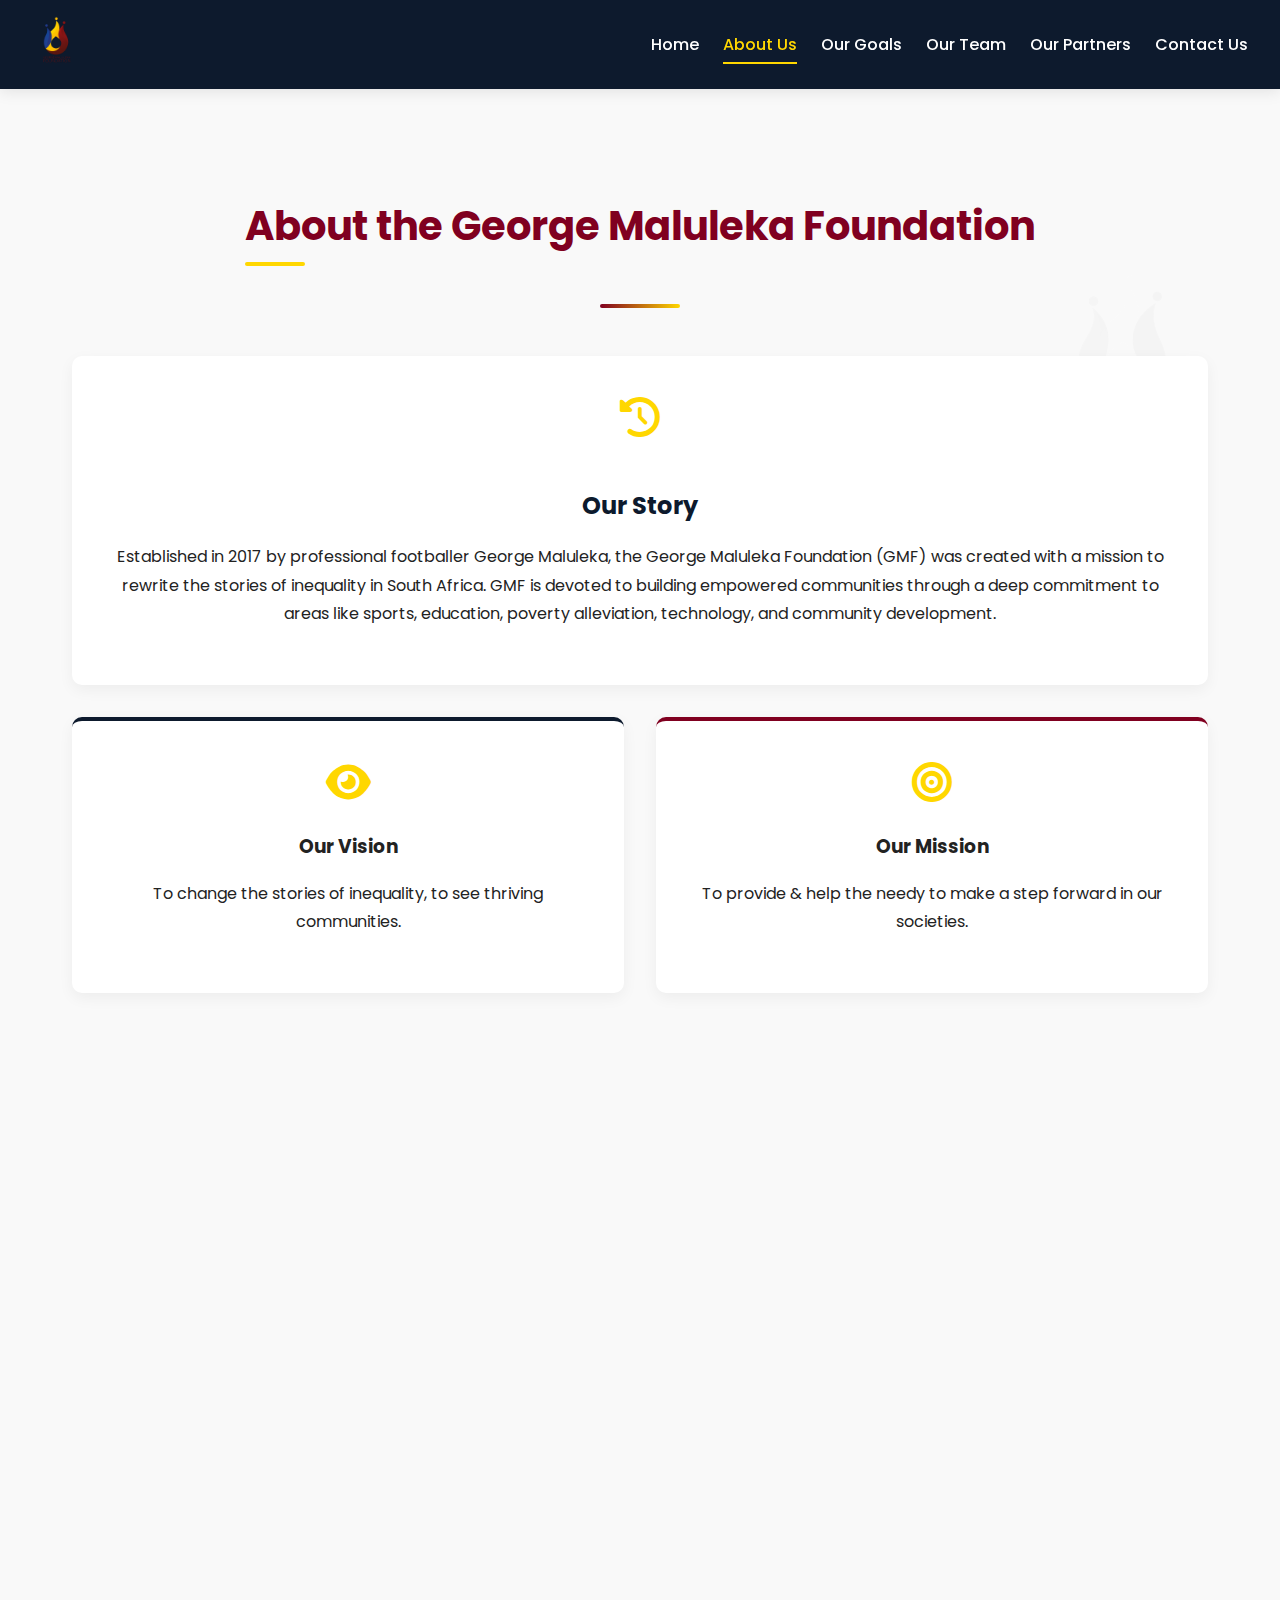
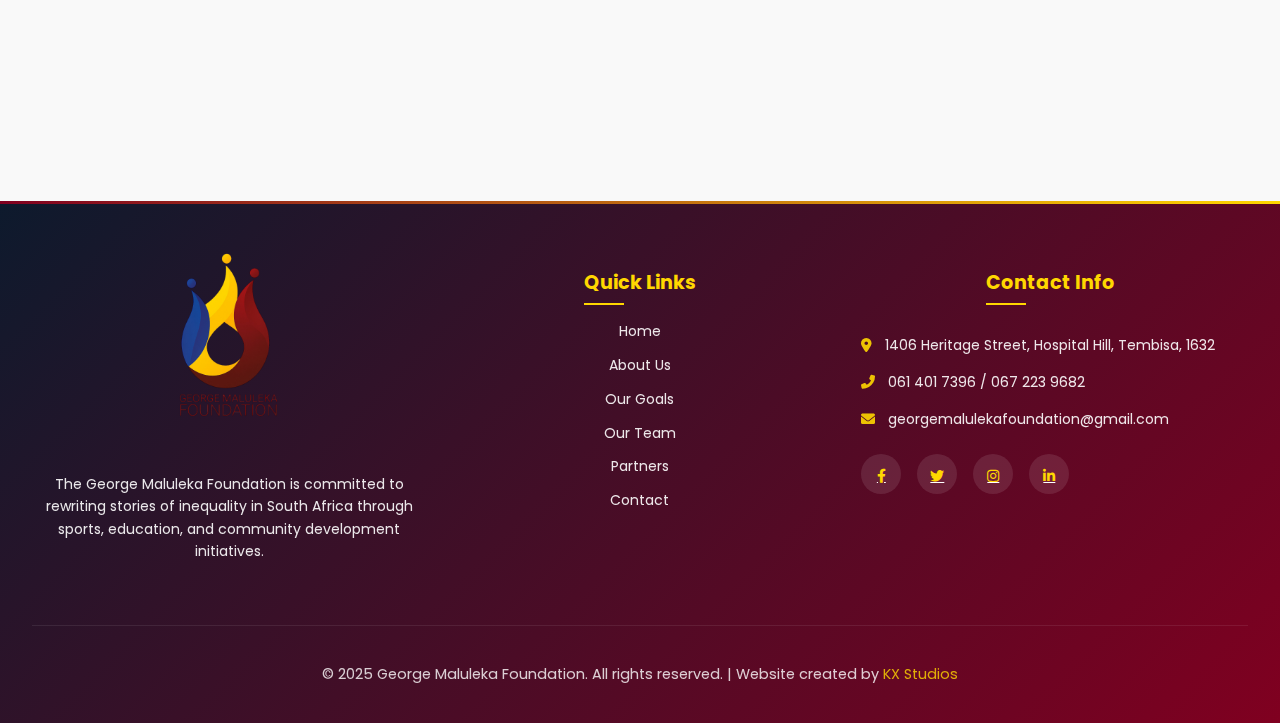
<file: about.html>
<!DOCTYPE html>
<html lang="en">
<head>
  <meta charset="UTF-8">
  <meta name="viewport" content="width=device-width, initial-scale=1.0">
  <title>About Us | George Maluleka Foundation</title>
  <link rel="stylesheet" href="assets/css/styles.css">
  <link rel="icon" href="assets/logo.png" type="image/png">
  <link href="https://fonts.googleapis.com/css2?family=Poppins:wght@300;500;700&display=swap" rel="stylesheet">
  <link rel="stylesheet" href="https://cdnjs.cloudflare.com/ajax/libs/font-awesome/6.0.0-beta3/css/all.min.css">
</head>
<body>
  <header class="main-header">
    <div class="logo">
      <img src="assets/logo.png" alt="GMF Logo">
    </div>
    <nav>
      <ul class="nav-links">
        <li><a href="index.html">Home</a></li>
        <li><a href="about.html" class="active">About Us</a></li>
        <li><a href="goals.html">Our Goals</a></li>
        <li><a href="team.html">Our Team</a></li>
        <li><a href="partners.html">Our Partners</a></li>
        <li><a href="contact.html">Contact Us</a></li>
      </ul>
    </nav>
  </header>

  <main class="section">
    <div class="about-header fade-in">
      <h1>About the George Maluleka Foundation</h1>
      <div class="header-decoration"></div>
    </div>

    <div class="about-content">
      <div class="about-card fade-in delay-1">
        <div class="card-icon">
          <i class="fas fa-history"></i>
        </div>
        <h2>Our Story</h2>
        <p>Established in 2017 by professional footballer George Maluleka, the George Maluleka Foundation (GMF) was created with a mission to rewrite the stories of inequality in South Africa. GMF is devoted to building empowered communities through a deep commitment to areas like sports, education, poverty alleviation, technology, and community development.</p>
      </div>

      <div class="about-grid">
        <div class="vision-card fade-in delay-2">
          <div class="card-icon">
            <i class="fas fa-eye"></i>
          </div>
          <h3>Our Vision</h3>
          <p>To change the stories of inequality, to see thriving communities.</p>
        </div>

        <div class="mission-card fade-in delay-3">
          <div class="card-icon">
            <i class="fas fa-bullseye"></i>
          </div>
          <h3>Our Mission</h3>
          <p>To provide & help the needy to make a step forward in our societies.</p>
        </div>
      </div>

      <div class="pillars-section fade-in">
        <h2>Our Pillars</h2>
        <div class="pillars-grid">
          <div class="pillar-card">
            <i class="fas fa-wheelchair"></i>
            <h4>Disabilities</h4>
            <p>Creating inclusive opportunities for all abilities</p>
          </div>
          <div class="pillar-card">
            <i class="fas fa-graduation-cap"></i>
            <h4>Education</h4>
            <p>Empowering through knowledge and skills</p>
          </div>
          <div class="pillar-card">
            <i class="fas fa-futbol"></i>
            <h4>Sport</h4>
            <p>Developing talent and promoting healthy lifestyles</p>
          </div>
          <div class="pillar-card">
            <i class="fas fa-hands-helping"></i>
            <h4>Poverty</h4>
            <p>Alleviating hardship through sustainable solutions</p>
          </div>
          <div class="pillar-card">
            <i class="fas fa-laptop-code"></i>
            <h4>Technology</h4>
            <p>Bridging the digital divide in communities</p>
          </div>
          <div class="pillar-card">
            <i class="fas fa-people-carry"></i>
            <h4>Community Development</h4>
            <p>Building stronger, more resilient neighborhoods</p>
          </div>
        </div>
      </div>
    </div>
    <img src="assets/logo.png" alt="GMF Watermark" class="page-watermark" style="right:5%; top:30%; width:180px; transform:rotate(5deg);">
  </main>

<footer>
  <div class="footer-container">
    <div class="footer-about">
      <img src="assets/logo.png" alt="GMF Logo" class="footer-logo">
      <p>The George Maluleka Foundation is committed to rewriting stories of inequality in South Africa through sports, education, and community development initiatives.</p>
    </div>
    
    <div class="footer-links">
      <h3>Quick Links</h3>
      <ul>
        <li><a href="index.html">Home</a></li>
        <li><a href="about.html">About Us</a></li>
        <li><a href="goals.html">Our Goals</a></li>
        <li><a href="team.html">Our Team</a></li>
        <li><a href="partners.html">Partners</a></li>
        <li><a href="contact.html">Contact</a></li>
      </ul>
    </div>
    
    <div class="footer-contact">
      <h3>Contact Info</h3>
      <p><i class="fas fa-map-marker-alt"></i> 1406 Heritage Street, Hospital Hill, Tembisa, 1632</p>
      <p><i class="fas fa-phone-alt"></i> 061 401 7396 / 067 223 9682</p>
      <p><i class="fas fa-envelope"></i> georgemalulekafoundation@gmail.com</p>
      
      <div class="footer-social">
        <a href="#"><i class="fab fa-facebook-f"></i></a>
        <a href="#"><i class="fab fa-twitter"></i></a>
        <a href="#"><i class="fab fa-instagram"></i></a>
        <a href="#"><i class="fab fa-linkedin-in"></i></a>
      </div>
    </div>
  </div>
  
  <div class="footer-bottom">
    <p>&copy; 2025 George Maluleka Foundation. All rights reserved. | Website created by <a href="https://kxstudios.com" target="_blank">KX Studios</a></p>
  </div>
  
  <!-- Logo watermarks -->
  <img src="assets/logo.png" alt="GMF Watermark" class="logo-watermark watermark-1">
  <img src="assets/logo.png" alt="GMF Watermark" class="logo-watermark watermark-2">
</footer>

  <script src="assets/js/script.js"></script>
</body>
</html>
</file>
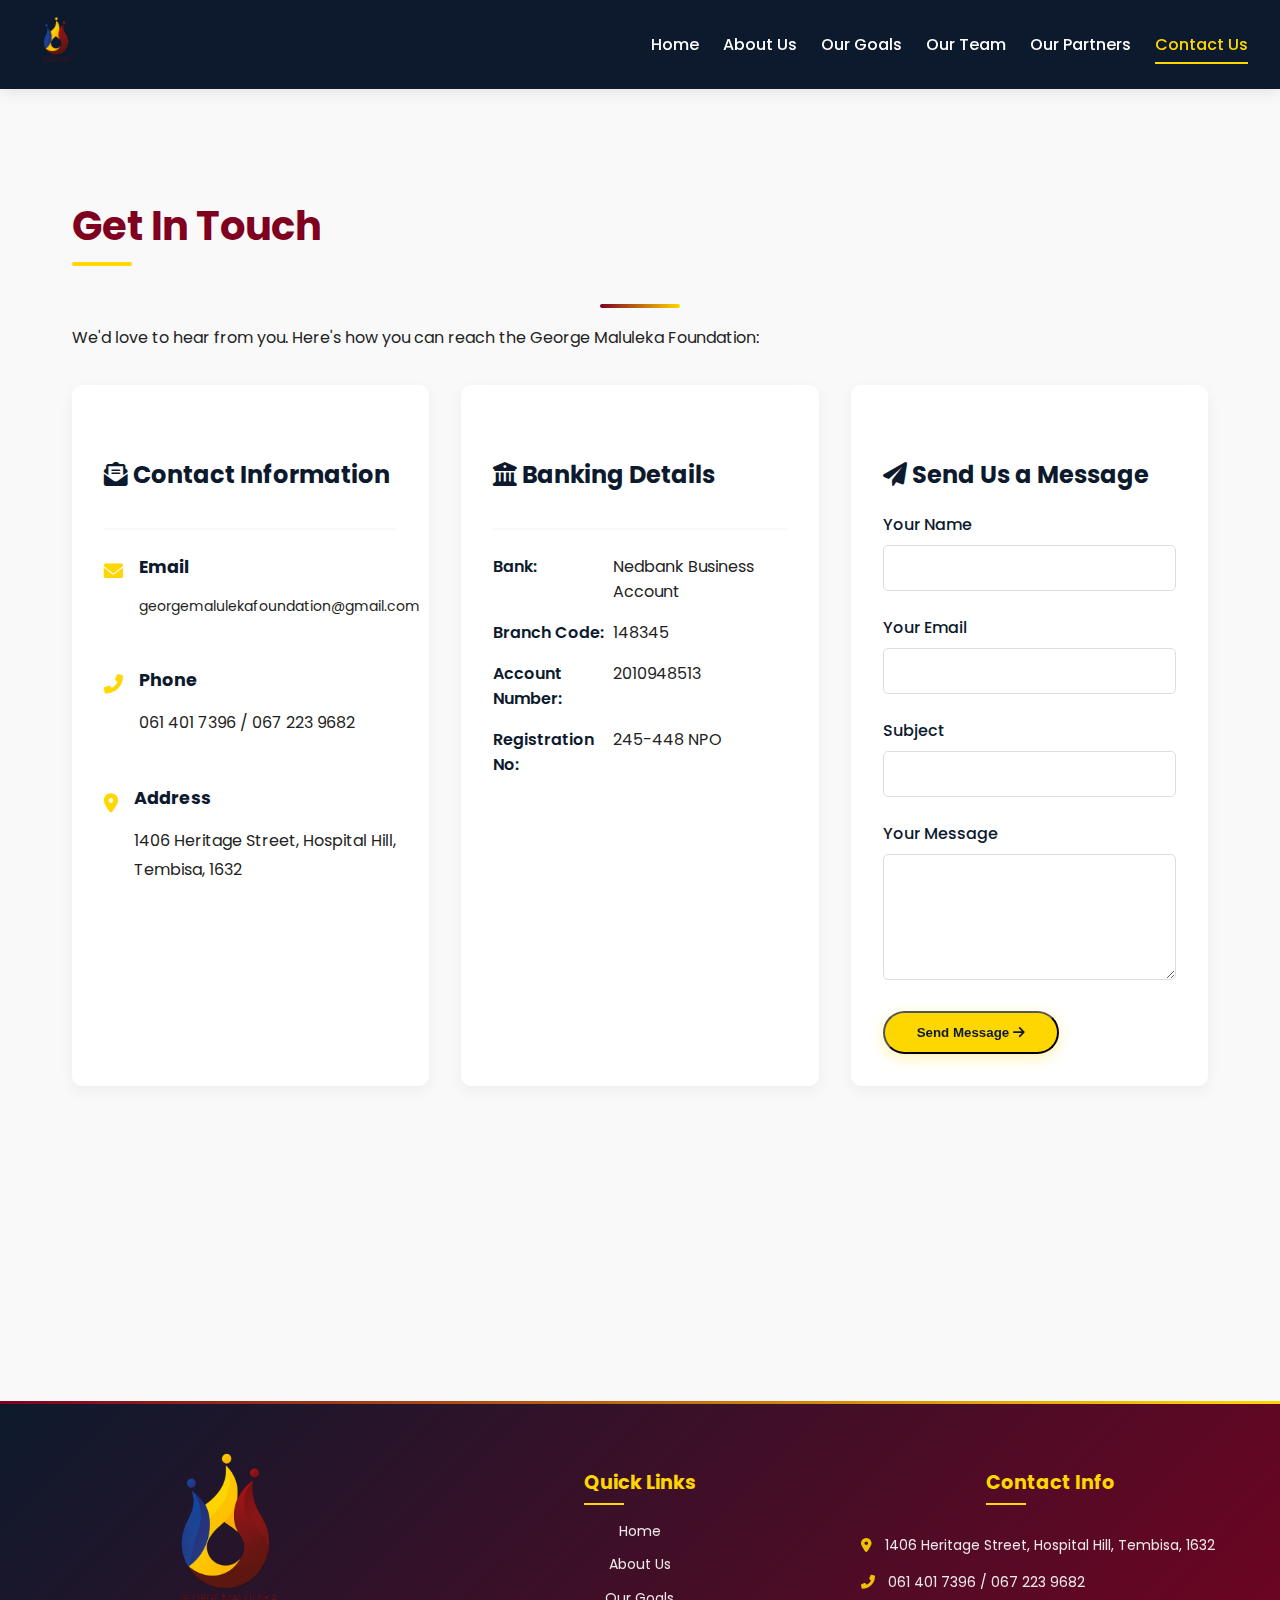
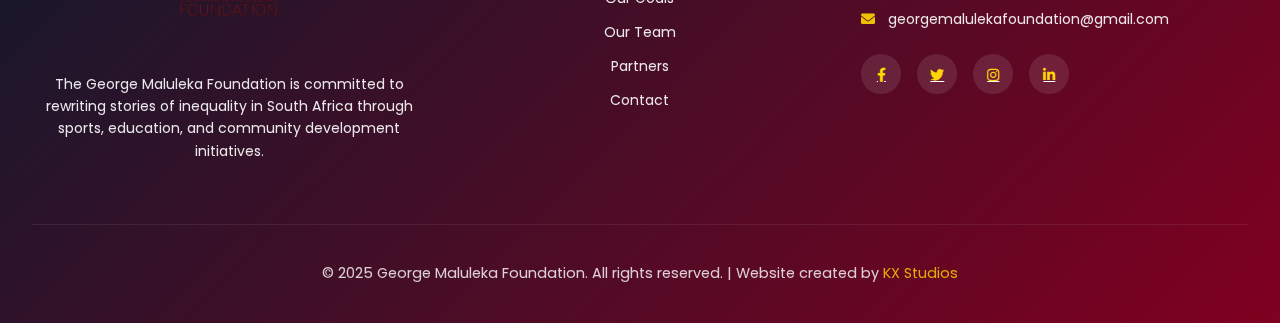
<file: contact.html>
<!DOCTYPE html>
<html lang="en">
<head>
  <meta charset="UTF-8">
  <meta name="viewport" content="width=device-width, initial-scale=1.0">
  <title>Contact Us | George Maluleka Foundation</title>
  <link rel="stylesheet" href="assets/css/styles.css">
  <link rel="icon" href="assets/logo.png" type="image/png">
  <link href="https://fonts.googleapis.com/css2?family=Poppins:wght@300;500;700&display=swap" rel="stylesheet">
  <link rel="stylesheet" href="https://cdnjs.cloudflare.com/ajax/libs/font-awesome/6.0.0-beta3/css/all.min.css">
</head>
<body>
  <header class="main-header">
    <div class="logo">
      <img src="assets/logo.png" alt="GMF Logo">
    </div>
    <nav>
      <ul class="nav-links">
        <li><a href="index.html">Home</a></li>
        <li><a href="about.html">About Us</a></li>
        <li><a href="goals.html">Our Goals</a></li>
        <li><a href="team.html">Our Team</a></li>
        <li><a href="partners.html">Our Partners</a></li>
        <li><a href="contact.html" class="active">Contact Us</a></li>
      </ul>
    </nav>
  </header>

  <main class="section">
    <div class="contact-header fade-in">
      <h1>Get In Touch</h1>
      <div class="header-decoration"></div>
      <p class="subtitle">We'd love to hear from you. Here's how you can reach the George Maluleka Foundation:</p>
    </div>

    <div class="contact-container">
      <div class="contact-info-card fade-in delay-1">
        <div class="contact-info-header">
          <h2><i class="fas fa-envelope-open-text"></i> Contact Information</h2>
        </div>
        <div class="contact-details">
          <div class="contact-item">
            <div class="contact-icon">
              <i class="fas fa-envelope"></i>
            </div>
            <div class="contact-text">
              <h3>Email</h3>
              <p style="font-size: 14px;">georgemalulekafoundation@gmail.com</p>
            </div>
          </div>
          <div class="contact-item">
            <div class="contact-icon">
              <i class="fas fa-phone-alt"></i>
            </div>
            <div class="contact-text">
              <h3>Phone</h3>
              <p>061 401 7396 / 067 223 9682</p>
            </div>
          </div>
          <div class="contact-item">
            <div class="contact-icon">
              <i class="fas fa-map-marker-alt"></i>
            </div>
            <div class="contact-text">
              <h3>Address</h3>
              <p>1406 Heritage Street, Hospital Hill, Tembisa, 1632</p>
            </div>
          </div>
        </div>
      </div>

      <div class="banking-details-card fade-in delay-2">
        <div class="banking-header">
          <h2><i class="fas fa-university"></i> Banking Details</h2>
        </div>
        <div class="banking-details">
          <div class="detail-item">
            <span class="detail-label">Bank:</span>
            <span class="detail-value">Nedbank Business Account</span>
          </div>
          <div class="detail-item">
            <span class="detail-label">Branch Code:</span>
            <span class="detail-value">148345</span>
          </div>
          <div class="detail-item">
            <span class="detail-label">Account Number:</span>
            <span class="detail-value">2010948513</span>
          </div>
          <div class="detail-item">
            <span class="detail-label">Registration No:</span>
            <span class="detail-value">245-448 NPO</span>
          </div>
        </div>
      </div>

      <div class="contact-form-card fade-in delay-3">
        <h2><i class="fas fa-paper-plane"></i> Send Us a Message</h2>
        <form id="contactForm">
          <div class="form-group">
            <label for="name">Your Name</label>
            <input type="text" id="name" name="name" required>
          </div>
          <div class="form-group">
            <label for="email">Your Email</label>
            <input type="email" id="email" name="email" required>
          </div>
          <div class="form-group">
            <label for="subject">Subject</label>
            <input type="text" id="subject" name="subject" required>
          </div>
          <div class="form-group">
            <label for="message">Your Message</label>
            <textarea id="message" name="message" rows="5" required></textarea>
          </div>
          <button type="submit" class="btn-primary">Send Message <i class="fas fa-arrow-right"></i></button>
        </form>
      </div>

      <div class="social-media-card fade-in">
        <h2><i class="fas fa-share-alt"></i> Connect With Us</h2>
        <div class="social-links">
          <a href="#" class="social-link facebook">
            <i class="fab fa-facebook-f"></i>
          </a>
          <a href="#" class="social-link twitter">
            <i class="fab fa-twitter"></i>
          </a>
          <a href="#" class="social-link instagram">
            <i class="fab fa-instagram"></i>
          </a>
          <a href="#" class="social-link linkedin">
            <i class="fab fa-linkedin-in"></i>
          </a>
        </div>
      </div>
    </div>
    <img src="assets/logo.png" alt="GMF Watermark" class="page-watermark" style="left:5%; top:50%; width:140px; transform:rotate(-8deg);">
  </main>

<footer>
  <div class="footer-container">
    <div class="footer-about">
      <img src="assets/logo.png" alt="GMF Logo" class="footer-logo">
      <p>The George Maluleka Foundation is committed to rewriting stories of inequality in South Africa through sports, education, and community development initiatives.</p>
    </div>
    
    <div class="footer-links">
      <h3>Quick Links</h3>
      <ul>
        <li><a href="index.html">Home</a></li>
        <li><a href="about.html">About Us</a></li>
        <li><a href="goals.html">Our Goals</a></li>
        <li><a href="team.html">Our Team</a></li>
        <li><a href="partners.html">Partners</a></li>
        <li><a href="contact.html">Contact</a></li>
      </ul>
    </div>
    
    <div class="footer-contact">
      <h3>Contact Info</h3>
      <p><i class="fas fa-map-marker-alt"></i> 1406 Heritage Street, Hospital Hill, Tembisa, 1632</p>
      <p><i class="fas fa-phone-alt"></i> 061 401 7396 / 067 223 9682</p>
      <p><i class="fas fa-envelope"></i> georgemalulekafoundation@gmail.com</p>
      
      <div class="footer-social">
        <a href="#"><i class="fab fa-facebook-f"></i></a>
        <a href="#"><i class="fab fa-twitter"></i></a>
        <a href="#"><i class="fab fa-instagram"></i></a>
        <a href="#"><i class="fab fa-linkedin-in"></i></a>
      </div>
    </div>
  </div>
  
  <div class="footer-bottom">
    <p>&copy; 2025 George Maluleka Foundation. All rights reserved. | Website created by <a href="https://kxstudios.com" target="_blank">KX Studios</a></p>
  </div>
  
  <!-- Logo watermarks -->
  <img src="assets/logo.png" alt="GMF Watermark" class="logo-watermark watermark-1">
  <img src="assets/logo.png" alt="GMF Watermark" class="logo-watermark watermark-2">
</footer>

  <script src="assets/js/script.js"></script>
</body>
</html>
</file>
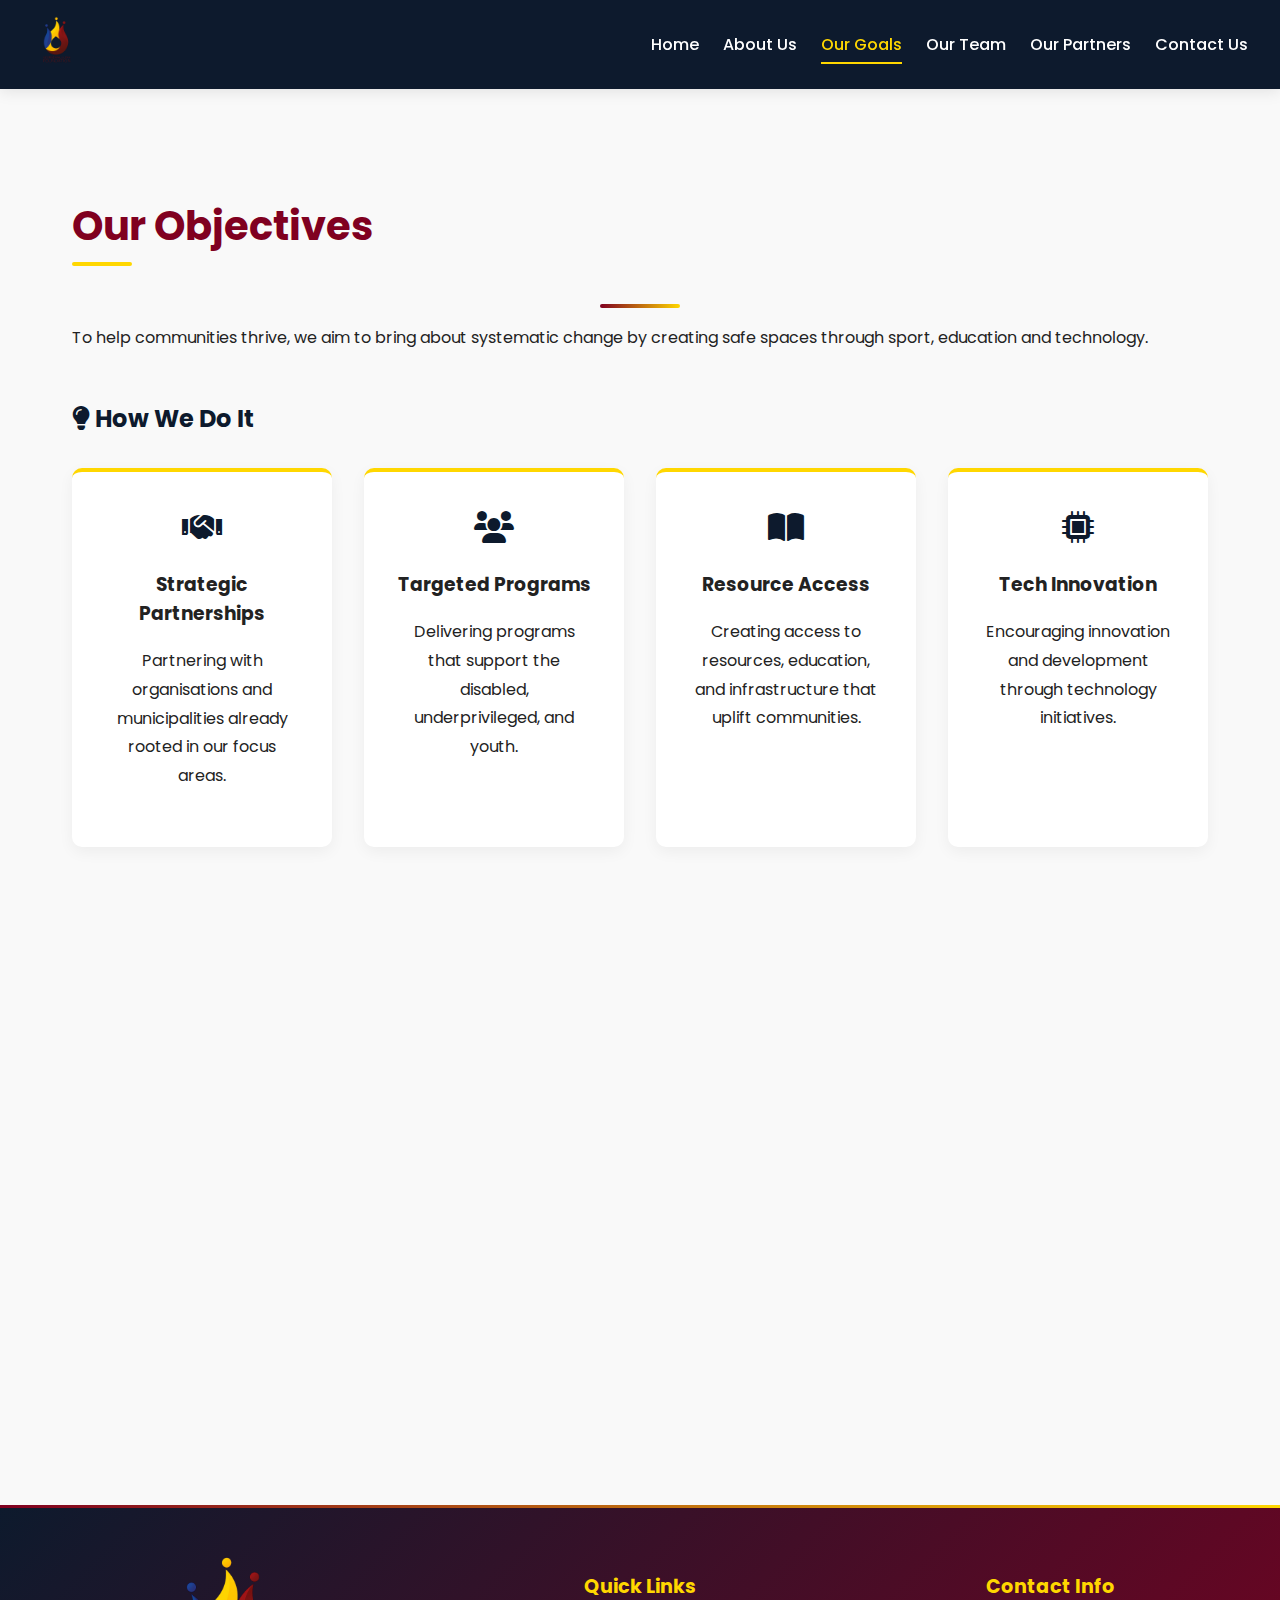
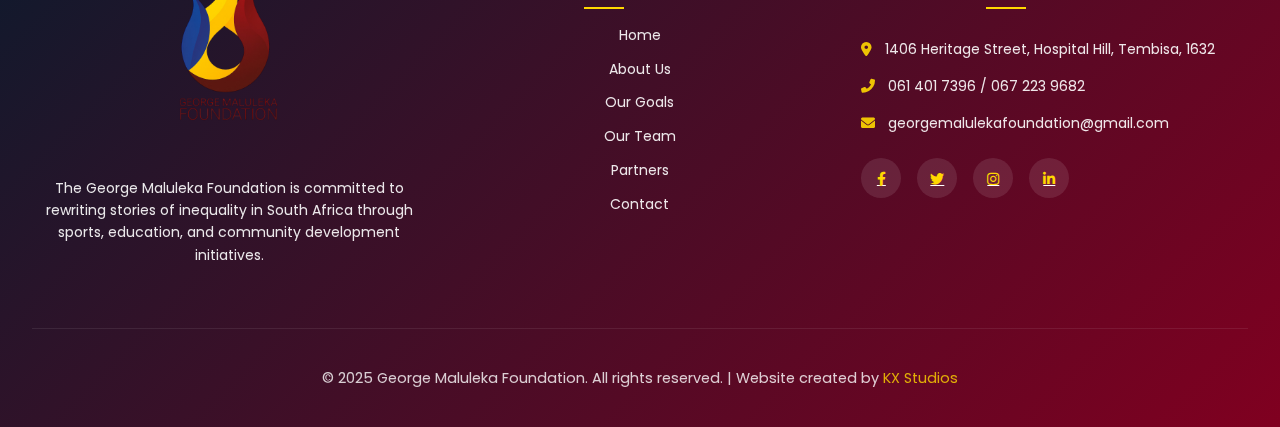
<file: goals.html>
<!DOCTYPE html>
<html lang="en">
<head>
  <meta charset="UTF-8">
  <meta name="viewport" content="width=device-width, initial-scale=1.0">
  <title>Our Goals | George Maluleka Foundation</title>
  <link rel="stylesheet" href="assets/css/styles.css">
  <link rel="icon" href="assets/logo.png" type="image/png">
  <link href="https://fonts.googleapis.com/css2?family=Poppins:wght@300;500;700&display=swap" rel="stylesheet">
  <link rel="stylesheet" href="https://cdnjs.cloudflare.com/ajax/libs/font-awesome/6.0.0-beta3/css/all.min.css">
</head>
<body>
  <header class="main-header">
    <div class="logo">
      <img src="assets/logo.png" alt="GMF Logo">
    </div>
    <nav>
      <ul class="nav-links">
        <li><a href="index.html">Home</a></li>
        <li><a href="about.html">About Us</a></li>
        <li><a href="goals.html" class="active">Our Goals</a></li>
        <li><a href="team.html">Our Team</a></li>
        <li><a href="partners.html">Our Partners</a></li>
        <li><a href="contact.html">Contact Us</a></li>
      </ul>
    </nav>
  </header>

  <main class="section">
    <div class="goals-header fade-in">
      <h1>Our Objectives</h1>
      <div class="header-decoration"></div>
      <p class="subtitle">To help communities thrive, we aim to bring about systematic change by creating safe spaces through sport, education and technology.</p>
    </div>

    <div class="goals-container">
      <div class="approach-section fade-in delay-1">
        <h2><i class="fas fa-lightbulb"></i> How We Do It</h2>
        <div class="approach-cards">
          <div class="approach-card">
            <div class="approach-icon">
              <i class="fas fa-handshake"></i>
            </div>
            <h3>Strategic Partnerships</h3>
            <p>Partnering with organisations and municipalities already rooted in our focus areas.</p>
          </div>
          <div class="approach-card">
            <div class="approach-icon">
              <i class="fas fa-users"></i>
            </div>
            <h3>Targeted Programs</h3>
            <p>Delivering programs that support the disabled, underprivileged, and youth.</p>
          </div>
          <div class="approach-card">
            <div class="approach-icon">
              <i class="fas fa-book-open"></i>
            </div>
            <h3>Resource Access</h3>
            <p>Creating access to resources, education, and infrastructure that uplift communities.</p>
          </div>
          <div class="approach-card">
            <div class="approach-icon">
              <i class="fas fa-microchip"></i>
            </div>
            <h3>Tech Innovation</h3>
            <p>Encouraging innovation and development through technology initiatives.</p>
          </div>
        </div>
      </div>

      <div class="impact-statement fade-in delay-2">
        <div class="impact-icon">
          <i class="fas fa-heart"></i>
        </div>
        <p>Responding with compassion and courage to the challenges faced by our nation, we are driven by the belief that every small act of change matters.</p>
      </div>

      <div class="stats-section fade-in delay-3">
        <h2>Our Impact</h2>
        <div class="stats-grid">
          <div class="stat-card">
            <div class="stat-number" data-count="5000">0</div>
            <div class="stat-label">Lives Touched</div>
          </div>
          <div class="stat-card">
            <div class="stat-number" data-count="25">0</div>
            <div class="stat-label">Communities Served</div>
          </div>
          <div class="stat-card">
            <div class="stat-number" data-count="50">0</div>
            <div class="stat-label">Programs Launched</div>
          </div>
          <div class="stat-card">
            <div class="stat-number" data-count="6">0</div>
            <div class="stat-label">Strategic Partners</div>
          </div>
        </div>
      </div>
    </div>
    <img src="assets/logo.png" alt="GMF Watermark" class="page-watermark" style="left:5%; bottom:20%; width:150px; transform:rotate(-5deg);">
  </main>

<footer>
  <div class="footer-container">
    <div class="footer-about">
      <img src="assets/logo.png" alt="GMF Logo" class="footer-logo">
      <p>The George Maluleka Foundation is committed to rewriting stories of inequality in South Africa through sports, education, and community development initiatives.</p>
    </div>
    
    <div class="footer-links">
      <h3>Quick Links</h3>
      <ul>
        <li><a href="index.html">Home</a></li>
        <li><a href="about.html">About Us</a></li>
        <li><a href="goals.html">Our Goals</a></li>
        <li><a href="team.html">Our Team</a></li>
        <li><a href="partners.html">Partners</a></li>
        <li><a href="contact.html">Contact</a></li>
      </ul>
    </div>
    
    <div class="footer-contact">
      <h3>Contact Info</h3>
      <p><i class="fas fa-map-marker-alt"></i> 1406 Heritage Street, Hospital Hill, Tembisa, 1632</p>
      <p><i class="fas fa-phone-alt"></i> 061 401 7396 / 067 223 9682</p>
      <p><i class="fas fa-envelope"></i> georgemalulekafoundation@gmail.com</p>
      
      <div class="footer-social">
        <a href="#"><i class="fab fa-facebook-f"></i></a>
        <a href="#"><i class="fab fa-twitter"></i></a>
        <a href="#"><i class="fab fa-instagram"></i></a>
        <a href="#"><i class="fab fa-linkedin-in"></i></a>
      </div>
    </div>
  </div>
  
  <div class="footer-bottom">
    <p>&copy; 2025 George Maluleka Foundation. All rights reserved. | Website created by <a href="https://kxstudios.com" target="_blank">KX Studios</a></p>
  </div>
  
  <!-- Logo watermarks -->
  <img src="assets/logo.png" alt="GMF Watermark" class="logo-watermark watermark-1">
  <img src="assets/logo.png" alt="GMF Watermark" class="logo-watermark watermark-2">
</footer>

  <script src="assets/js/script.js"></script>
</body>
</html>
</file>
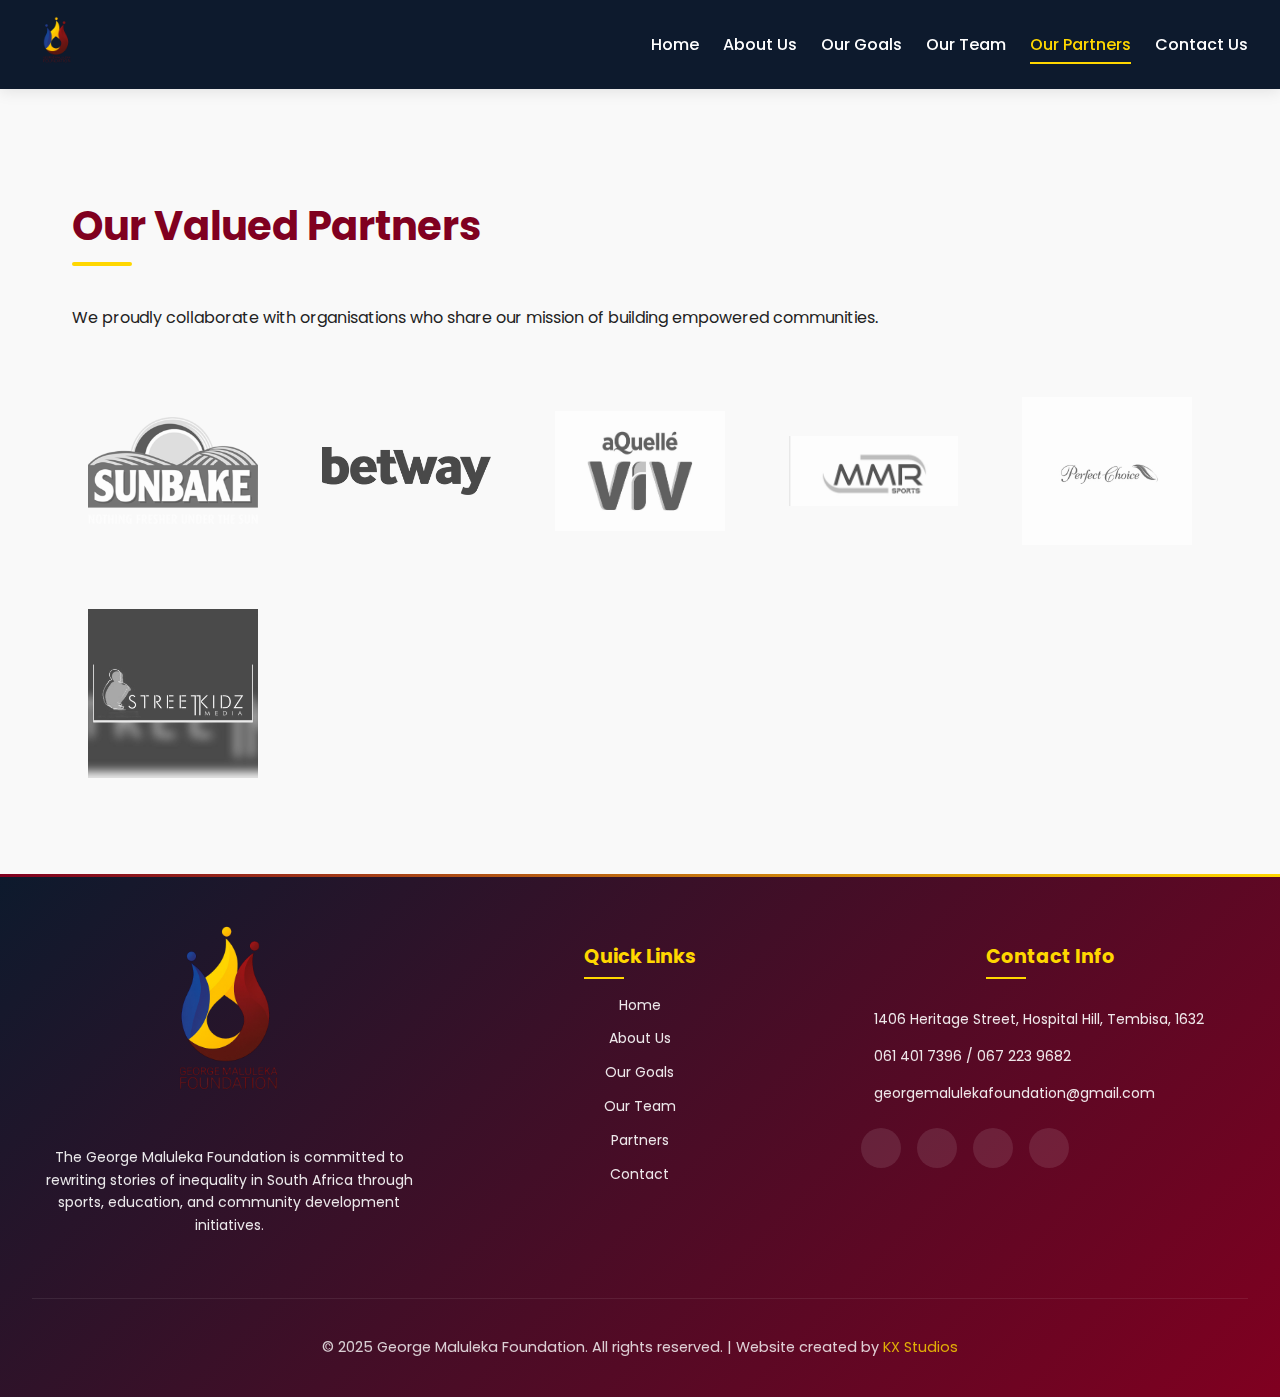
<file: partners.html>
<!DOCTYPE html>
<html lang="en">
<head>
  <meta charset="UTF-8">
  <meta name="viewport" content="width=device-width, initial-scale=1.0">
  <title>Our Partners | George Maluleka Foundation</title>
  <link rel="stylesheet" href="assets/css/styles.css">
  <link rel="icon" href="assets/logo.png" type="image/png">
  <link href="https://fonts.googleapis.com/css2?family=Poppins:wght@300;500;700&display=swap" rel="stylesheet">
</head>
<body>
  <header class="main-header">
    <div class="logo">
      <img src="assets/logo.png" alt="GMF Logo">
    </div>
    <nav>
      <ul class="nav-links">
        <li><a href="index.html">Home</a></li>
        <li><a href="about.html">About Us</a></li>
        <li><a href="goals.html">Our Goals</a></li>
        <li><a href="team.html">Our Team</a></li>
        <li><a href="partners.html" class="active">Our Partners</a></li>
        <li><a href="contact.html">Contact Us</a></li>
      </ul>
    </nav>
  </header>

  <main class="section">
    <h1>Our Valued Partners</h1>
    <p>We proudly collaborate with organisations who share our mission of building empowered communities.</p>

    <div class="partners-grid">
      <img src="assets/sponsors/sponsor1.png" alt="Sponsor Logo 1">
      <img src="assets/sponsors/sponsor2.png" alt="Sponsor Logo 2">
      <img src="assets/sponsors/sponsor3.png" alt="Sponsor Logo 3">
      <img src="assets/sponsors/sponsor4.png" alt="Sponsor Logo 4">
      <img src="assets/sponsors/sponsor5.png" alt="Sponsor Logo 5">
      <img src="assets/sponsors/sponsor6.png" alt="Sponsor Logo 5">
    </div>
  </main>

<footer>
  <div class="footer-container">
    <div class="footer-about">
      <img src="assets/logo.png" alt="GMF Logo" class="footer-logo">
      <p>The George Maluleka Foundation is committed to rewriting stories of inequality in South Africa through sports, education, and community development initiatives.</p>
    </div>
    
    <div class="footer-links">
      <h3>Quick Links</h3>
      <ul>
        <li><a href="index.html">Home</a></li>
        <li><a href="about.html">About Us</a></li>
        <li><a href="goals.html">Our Goals</a></li>
        <li><a href="team.html">Our Team</a></li>
        <li><a href="partners.html">Partners</a></li>
        <li><a href="contact.html">Contact</a></li>
      </ul>
    </div>
    
    <div class="footer-contact">
      <h3>Contact Info</h3>
      <p><i class="fas fa-map-marker-alt"></i> 1406 Heritage Street, Hospital Hill, Tembisa, 1632</p>
      <p><i class="fas fa-phone-alt"></i> 061 401 7396 / 067 223 9682</p>
      <p><i class="fas fa-envelope"></i> georgemalulekafoundation@gmail.com</p>
      
      <div class="footer-social">
        <a href="#"><i class="fab fa-facebook-f"></i></a>
        <a href="#"><i class="fab fa-twitter"></i></a>
        <a href="#"><i class="fab fa-instagram"></i></a>
        <a href="#"><i class="fab fa-linkedin-in"></i></a>
      </div>
    </div>
  </div>
  
  <div class="footer-bottom">
    <p>&copy; 2025 George Maluleka Foundation. All rights reserved. | Website created by <a href="https://kxstudios.com" target="_blank">KX Studios</a></p>
  </div>
  
  <!-- Logo watermarks -->
  <img src="assets/logo.png" alt="GMF Watermark" class="logo-watermark watermark-1">
  <img src="assets/logo.png" alt="GMF Watermark" class="logo-watermark watermark-2">
</footer>

  <script src="assets/js/script.js"></script>
</body>
</html>
</file>
<file: assets/css/styles.css>
/* Global Styles */
:root {
  --maroon: #800020;
  --blue: #0d1a2d;
  --light-blue: #6cb4ff;
  --gold: #FFD700;
  --white: #ffffff;
  --light-gray: #f9f9f9;
  --dark-gray: #222222;
  --transition: all 0.4s cubic-bezier(0.175, 0.885, 0.32, 1.1);
}

* {
  box-sizing: border-box;
}

body {
  margin: 0;
  font-family: 'Poppins', sans-serif;
  background-color: var(--light-gray);
  color: var(--dark-gray);
  overflow-x: hidden;
}

/* Header Styles */
header.main-header {
  display: flex;
  justify-content: space-between;
  align-items: center;
  padding: 1rem 2rem;
  background-color: var(--blue);
  color: var(--white);
  position: sticky;
  top: 0;
  z-index: 100;
  box-shadow: 0 2px 15px rgba(0, 0, 0, 0.1);
  transition: var(--transition);
}

header.main-header.scrolled {
  padding: 0.5rem 2rem;
  background-color: rgba(13, 26, 45, 0.95);
  backdrop-filter: blur(5px);
}

.logo img {
  height: 50px;
  transition: var(--transition);
}

header.main-header.scrolled .logo img {
  height: 40px;
}

.nav-links {
  list-style: none;
  display: flex;
  gap: 1.5rem;
  margin: 0;
  padding: 0;
}

.nav-links a {
  color: var(--white);
  text-decoration: none;
  font-weight: 500;
  position: relative;
  padding: 0.5rem 0;
  transition: var(--transition);
}

.nav-links a::after {
  content: '';
  position: absolute;
  bottom: 0;
  left: 0;
  width: 0;
  height: 2px;
  background-color: var(--gold);
  transition: var(--transition);
}

.nav-links a:hover,
.nav-links a.active {
  color: var(--gold);
}

.nav-links a:hover::after,
.nav-links a.active::after {
  width: 100%;
}

/* Hero Section */
.hero {
  background: linear-gradient(rgba(13, 26, 45, 0.85), rgba(128, 0, 32, 0.85)), 
              url('../images/hero-bg.jpg') no-repeat center center/cover;
  color: var(--white);
  min-height: 100vh;
  display: flex;
  align-items: center;
  justify-content: center;
  text-align: center;
  padding: 2rem;
  position: relative;
  overflow: hidden;
}

.hero::before {
  content: '';
  position: absolute;
  top: 0;
  left: 0;
  width: 100%;
  height: 100%;
  background: radial-gradient(circle at center, transparent 0%, rgba(0,0,0,0.3) 100%);
  z-index: 1;
}

.hero-text {
  position: relative;
  z-index: 2;
  transform: translateY(20px);
  opacity: 0;
  animation: fadeInUp 1s forwards 0.3s;
}

.hero-text h1 {
  font-size: clamp(2.5rem, 5vw, 4rem);
  margin-bottom: 1.5rem;
  line-height: 1.2;
  text-shadow: 1px 1px 3px rgba(0, 0, 0, 0.3);
}

.hero-text p {
  font-size: clamp(1rem, 2vw, 1.25rem);
  max-width: 700px;
  margin: 0 auto 2.5rem;
  text-shadow: 1px 1px 2px rgba(0, 0, 0, 0.2);
}

.btn-primary {
  background-color: var(--gold);
  color: var(--blue);
  padding: 0.75rem 2rem;
  border-radius: 50px;
  text-decoration: none;
  font-weight: 600;
  display: inline-block;
  transition: var(--transition);
  box-shadow: 0 4px 15px rgba(255, 215, 0, 0.3);
  position: relative;
  overflow: hidden;
}

.btn-primary:hover {
  transform: translateY(-3px);
  box-shadow: 0 6px 20px rgba(255, 215, 0, 0.4);
  color: var(--blue);
}

.btn-primary::after {
  content: '';
  position: absolute;
  top: 0;
  left: 0;
  width: 100%;
  height: 100%;
  background: linear-gradient(to right, transparent 0%, rgba(255,255,255,0.3) 100%);
  transform: translateX(-100%);
  transition: var(--transition);
}

.btn-primary:hover::after {
  transform: translateX(100%);
}

/* Main Content Sections */
.section {
  padding: 5rem 2rem;
  max-width: 1200px;
  margin: 0 auto;
}

.section h1 {
  font-size: 2.5rem;
  color: var(--maroon);
  margin-bottom: 2rem;
  position: relative;
  display: inline-block;
}

.section h1::after {
  content: '';
  position: absolute;
  bottom: -10px;
  left: 0;
  width: 60px;
  height: 4px;
  background-color: var(--gold);
  border-radius: 2px;
}

.section h2 {
  color: var(--blue);
  margin-top: 2.5rem;
}

.section p {
  line-height: 1.8;
  margin-bottom: 1.5rem;
}

.section ul {
  padding-left: 1.5rem;
  line-height: 1.8;
}

.section li {
  margin-bottom: 0.75rem;
  position: relative;
}

.section li::before {
  content: '•';
  color: var(--gold);
  font-weight: bold;
  display: inline-block;
  width: 1em;
  margin-left: -1em;
}

/* Improved Header Animation */
header.main-header {
  display: flex;
  justify-content: space-between;
  align-items: center;
  padding: 1rem 2rem;
  background-color: var(--blue);
  color: var(--white);
  position: sticky;
  top: 0;
  z-index: 100;
  box-shadow: 0 2px 15px rgba(0, 0, 0, 0.1);
  transition: transform 0.3s ease, background-color 0.3s ease;
  transform: translateZ(0); /* Hardware acceleration */
  will-change: transform; /* Optimize for animation */
}

header.main-header.scrolled {
  padding: 0.75rem 2rem;
  background-color: rgba(13, 26, 45, 0.98);
  backdrop-filter: blur(5px);
  -webkit-backdrop-filter: blur(5px); /* Safari support */
}

/* Optimize Hero Section */
.hero {
  background: linear-gradient(rgba(13, 26, 45, 0.85), rgba(128, 0, 32, 0.85)), 
              url('../images/hero-bg.jpg') no-repeat center center/cover;
  color: white;
  min-height: 100vh;
  display: flex;
  align-items: center;
  justify-content: center;
  text-align: center;
  padding: 2rem;
  position: relative;
  overflow: hidden;
  transform: translateZ(0); /* Hardware acceleration */
}

/* Optimize Animations */
.btn-primary, .nav-links a, .team-member {
  transform: translateZ(0);
  backface-visibility: hidden;
  perspective: 1000px;
}

/* Force GPU acceleration for smooth scrolling */
html {
  scroll-behavior: smooth;
  -webkit-overflow-scrolling: touch;
}

body {
  overflow-x: hidden;
  -webkit-font-smoothing: antialiased;
  text-rendering: optimizeLegibility;
}

/* Team Section Specific Styles */
.team-grid {
  display: grid;
  grid-template-columns: repeat(auto-fill, minmax(250px, 1fr));
  gap: 2rem;
  margin-top: 3rem;
}

.team-member {
  background: var(--white);
  border-radius: 10px;
  padding: 2rem;
  text-align: center;
  box-shadow: 0 5px 15px rgba(0, 0, 0, 0.05);
  transition: var(--transition);
  position: relative;
  overflow: hidden;
  z-index: 1;
}

.team-member:hover {
  transform: translateY(-10px);
  box-shadow: 0 15px 30px rgba(0, 0, 0, 0.1);
}

.team-member::before {
  content: '';
  position: absolute;
  top: 0;
  left: 0;
  width: 100%;
  height: 5px;
  background: linear-gradient(to right, var(--maroon), var(--gold));
  z-index: 2;
}

.team-member strong {
  color: var(--blue);
  font-size: 1.1rem;
  display: block;
  margin-bottom: 0.5rem;
}

/* Partners Section Specific Styles */
.partners-grid {
  display: grid;
  grid-template-columns: repeat(auto-fill, minmax(200px, 1fr));
  gap: 2rem;
  margin-top: 3rem;
  align-items: center;
}

.partners-grid img {
  max-width: 100%;
  height: auto;
  filter: grayscale(100%);
  opacity: 0.7;
  transition: var(--transition);
  padding: 1rem;
}

.partners-grid img:hover {
  filter: grayscale(0%);
  opacity: 1;
  transform: scale(1.05);
}

/* Contact Section Specific Styles */
.contact-info-card {
  background: var(--white);
  border-radius: 10px;
  padding: 2rem;
  box-shadow: 0 5px 15px rgba(0, 0, 0, 0.05);
  transition: var(--transition);
  max-width: 100%;
  overflow: hidden;
}

.contact-info-header {
  border-bottom: 2px solid var(--light-gray);
  padding-bottom: 1rem;
  margin-bottom: 1.5rem;
}

.contact-details {
  display: grid;
  gap: 1.5rem;
}

.contact-item {
  display: flex;
  align-items: flex-start;
  gap: 1rem;
}

.contact-icon {
  font-size: 1.2rem;
  color: var(--gold);
  margin-top: 0.2rem;
  flex-shrink: 0;
}

.contact-text {
  flex: 1;
  min-width: 0; /* Allows text to wrap properly */
}

.contact-text h3 {
  margin: 0 0 0.3rem 0;
  color: var(--blue);
  font-size: 1.1rem;
}

.contact-email {
  color: var(--blue);
  text-decoration: none;
  word-break: break-all; /* Ensures email breaks properly */
  display: inline-block;
  max-width: 100%;
  transition: var(--transition);
}

.contact-email:hover {
  color: var(--light-blue);
  text-decoration: underline;
}

/* Responsive adjustments */
@media (max-width: 768px) {
  .contact-item {
    flex-direction: column;
    gap: 0.5rem;
  }
  
  .contact-icon {
    margin-top: 0;
  }
}

/* Footer Styles */
footer {
  text-align: center;
  padding: 2rem;
  background-color: var(--blue);
  color: var(--white);
  font-size: 0.875rem;
  position: relative;
}

footer::before {
  content: '';
  position: absolute;
  top: 0;
  left: 0;
  width: 100%;
  height: 3px;
  background: linear-gradient(to right, var(--maroon), var(--gold));
}

/* Animations */
@keyframes fadeInUp {
  from {
    opacity: 0;
    transform: translateY(20px);
  }
  to {
    opacity: 1;
    transform: translateY(0);
  }
}

.fade-in {
  opacity: 0;
  animation: fadeInUp 0.8s forwards;
}

.delay-1 {
  animation-delay: 0.2s;
}

.delay-2 {
  animation-delay: 0.4s;
}

.delay-3 {
  animation-delay: 0.6s;
}

/* Responsive Design */
@media (max-width: 768px) {
  header.main-header {
    flex-direction: column;
    padding: 1rem;
  }
  
  .nav-links {
    margin-top: 1rem;
    flex-wrap: wrap;
    justify-content: center;
  }
  
  .section {
    padding: 3rem 1.5rem;
  }
  
  .team-grid {
    grid-template-columns: repeat(auto-fill, minmax(200px, 1fr));
  }
}

@media (max-width: 480px) {
  .nav-links {
    gap: 1rem;
  }
  
  .hero-text h1 {
    font-size: 2rem;
  }
  
  .section h1 {
    font-size: 2rem;
  }
  
  .team-grid {
    grid-template-columns: 1fr;
  }
}

/* About Page Styles */
.about-header {
  text-align: center;
  margin-bottom: 3rem;
}

.header-decoration {
  width: 80px;
  height: 4px;
  background: linear-gradient(to right, var(--maroon), var(--gold));
  margin: 1rem auto;
  border-radius: 2px;
}

.about-card {
  background: var(--white);
  border-radius: 10px;
  padding: 2rem;
  margin-bottom: 2rem;
  box-shadow: 0 5px 15px rgba(0, 0, 0, 0.05);
  transition: var(--transition);
  text-align: center;
}

.about-card:hover {
  transform: translateY(-5px);
  box-shadow: 0 10px 25px rgba(0, 0, 0, 0.1);
}

.card-icon {
  font-size: 2.5rem;
  color: var(--gold);
  margin-bottom: 1rem;
}

.about-grid {
  display: grid;
  grid-template-columns: repeat(auto-fit, minmax(300px, 1fr));
  gap: 2rem;
  margin: 2rem 0;
}

.vision-card, .mission-card {
  background: var(--white);
  border-radius: 10px;
  padding: 2rem;
  text-align: center;
  box-shadow: 0 5px 15px rgba(0, 0, 0, 0.05);
  transition: var(--transition);
}

.vision-card:hover, .mission-card:hover {
  transform: translateY(-5px);
  box-shadow: 0 10px 25px rgba(0, 0, 0, 0.1);
}

.vision-card {
  border-top: 4px solid var(--blue);
}

.mission-card {
  border-top: 4px solid var(--maroon);
}

.pillars-section {
  margin-top: 4rem;
  text-align: center;
}

.pillars-grid {
  display: grid;
  grid-template-columns: repeat(auto-fit, minmax(200px, 1fr));
  gap: 1.5rem;
  margin-top: 2rem;
}

.pillar-card {
  background: var(--white);
  border-radius: 10px;
  padding: 1.5rem;
  box-shadow: 0 5px 15px rgba(0, 0, 0, 0.05);
  transition: var(--transition);
}

.pillar-card:hover {
  transform: translateY(-5px);
  box-shadow: 0 10px 25px rgba(0, 0, 0, 0.1);
}

.pillar-card i {
  font-size: 2rem;
  color: var(--maroon);
  margin-bottom: 1rem;
}

/* Goals Page Styles */
.goals-container {
  max-width: 1200px;
  margin: 0 auto;
}

.approach-section {
  margin: 3rem 0;
}

.approach-cards {
  display: grid;
  grid-template-columns: repeat(auto-fit, minmax(250px, 1fr));
  gap: 2rem;
  margin-top: 2rem;
}

.approach-card {
  background: var(--white);
  border-radius: 10px;
  padding: 2rem;
  box-shadow: 0 5px 15px rgba(0, 0, 0, 0.05);
  transition: var(--transition);
  text-align: center;
  border-top: 4px solid var(--gold);
}

.approach-card:hover {
  transform: translateY(-5px);
  box-shadow: 0 10px 25px rgba(0, 0, 0, 0.1);
}

.approach-icon {
  font-size: 2rem;
  color: var(--blue);
  margin-bottom: 1rem;
}

.impact-statement {
  background: linear-gradient(135deg, var(--maroon), var(--blue));
  color: var(--white);
  padding: 2rem;
  border-radius: 10px;
  text-align: center;
  margin: 3rem 0;
  position: relative;
  overflow: hidden;
}

.impact-statement::before {
  content: '';
  position: absolute;
  top: -50px;
  right: -50px;
  width: 150px;
  height: 150px;
  background: rgba(255, 255, 255, 0.1);
  border-radius: 50%;
}

.impact-icon {
  font-size: 2rem;
  margin-bottom: 1rem;
  color: var(--gold);
}

.stats-section {
  margin: 3rem 0;
  text-align: center;
}

.stats-grid {
  display: grid;
  grid-template-columns: repeat(auto-fit, minmax(200px, 1fr));
  gap: 2rem;
  margin-top: 2rem;
}

.stat-card {
  background: var(--white);
  border-radius: 10px;
  padding: 2rem;
  box-shadow: 0 5px 15px rgba(0, 0, 0, 0.05);
}

.stat-number {
  font-size: 2.5rem;
  font-weight: 700;
  color: var(--maroon);
  margin-bottom: 0.5rem;
}

.stat-label {
  color: var(--blue);
  font-weight: 500;
}

/* Contact Page Styles */
.contact-container {
  display: grid;
  grid-template-columns: repeat(auto-fit, minmax(300px, 1fr));
  gap: 2rem;
  margin-top: 2rem;
}

.contact-info-card, .banking-details-card, .contact-form-card, .social-media-card {
  background: var(--white);
  border-radius: 10px;
  padding: 2rem;
  box-shadow: 0 5px 15px rgba(0, 0, 0, 0.05);
  transition: var(--transition);
}

.contact-info-card:hover, .banking-details-card:hover, .contact-form-card:hover, .social-media-card:hover {
  transform: translateY(-5px);
  box-shadow: 0 10px 25px rgba(0, 0, 0, 0.1);
}

.contact-info-header, .banking-header {
  border-bottom: 2px solid var(--light-gray);
  padding-bottom: 1rem;
  margin-bottom: 1.5rem;
}

.contact-details {
  display: grid;
  gap: 1.5rem;
}

.contact-item {
  display: flex;
  align-items: flex-start;
  gap: 1rem;
}

.contact-icon {
  font-size: 1.2rem;
  color: var(--gold);
  margin-top: 0.2rem;
}

.contact-text h3 {
  margin: 0 0 0.3rem 0;
  color: var(--blue);
}

.banking-details {
  display: grid;
  gap: 1rem;
}

.detail-item {
  display: grid;
  grid-template-columns: 120px 1fr;
}

.detail-label {
  font-weight: 600;
  color: var(--blue);
}

.form-group {
  margin-bottom: 1.5rem;
}

.form-group label {
  display: block;
  margin-bottom: 0.5rem;
  font-weight: 500;
  color: var(--blue);
}

.form-group input, .form-group textarea {
  width: 100%;
  padding: 0.75rem;
  border: 1px solid #ddd;
  border-radius: 5px;
  font-family: 'Poppins', sans-serif;
  transition: var(--transition);
}

.form-group input:focus, .form-group textarea:focus {
  outline: none;
  border-color: var(--gold);
  box-shadow: 0 0 0 3px rgba(108, 180, 255, 0.2);
}

.social-links {
  display: flex;
  justify-content: center;
  gap: 1rem;
  margin-top: 1.5rem;
}

.social-link {
  display: flex;
  align-items: center;
  justify-content: center;
  width: 40px;
  height: 40px;
  border-radius: 50%;
  color: white;
  font-size: 1rem;
  transition: var(--transition);
}

.social-link:hover {
  transform: translateY(-3px);
}

.facebook { background-color: #3b5998; }
.twitter { background-color: #1da1f2; }
.instagram { background-color: #e1306c; }
.linkedin { background-color: #0077b5; }

/* Responsive Adjustments */
@media (max-width: 768px) {
  .about-grid, .approach-cards, .stats-grid {
    grid-template-columns: 1fr;
  }
  
  .contact-container {
    grid-template-columns: 1fr;
  }
  
  .pillars-grid {
    grid-template-columns: repeat(2, 1fr);
  }
}

@media (max-width: 480px) {
  .pillars-grid {
    grid-template-columns: 1fr;
  }
  
  .detail-item {
    grid-template-columns: 1fr;
  }
}

/* Footer Styles */
footer {
  background: linear-gradient(135deg, var(--blue), var(--maroon));
  color: var(--white);
  padding: 3rem 2rem 1.5rem;
  position: relative;
  overflow: hidden;
}

.footer-container {
  max-width: 1200px;
  margin: 0 auto;
  display: grid;
  grid-template-columns: repeat(auto-fit, minmax(250px, 1fr));
  gap: 2rem;
}

.footer-logo {
  max-width: 180px;
  margin-bottom: 1.5rem;
}

.footer-about p {
  line-height: 1.6;
  opacity: 0.9;
}

.footer-links h3, 
.footer-contact h3 {
  color: var(--gold);
  margin-bottom: 1.5rem;
  font-size: 1.2rem;
  position: relative;
  display: inline-block;
}

.footer-links h3::after,
.footer-contact h3::after {
  content: '';
  position: absolute;
  bottom: -8px;
  left: 0;
  width: 40px;
  height: 2px;
  background-color: var(--gold);
}

.footer-links ul {
  list-style: none;
  padding: 0;
  margin: 0;
}

.footer-links li {
  margin-bottom: 0.8rem;
}

.footer-links a {
  color: var(--white);
  text-decoration: none;
  transition: var(--transition);
  opacity: 0.9;
  display: inline-block;
}

.footer-links a:hover {
  opacity: 1;
  color: var(--gold);
  transform: translateX(5px);
}

.footer-contact p {
  margin-bottom: 1rem;
  display: flex;
  align-items: flex-start;
  gap: 0.8rem;
  opacity: 0.9;
}

.footer-contact i {
  margin-top: 3px;
  color: var(--gold);
}

.footer-social {
  display: flex;
  gap: 1rem;
  margin-top: 1.5rem;
}

.footer-social a {
  display: flex;
  align-items: center;
  justify-content: center;
  width: 40px;
  height: 40px;
  border-radius: 50%;
  background-color: rgba(255, 255, 255, 0.1);
  color: var(--white);
  transition: var(--transition);
}

.footer-social a:hover {
  background-color: var(--gold);
  color: var(--blue);
  transform: translateY(-3px);
}

.footer-bottom {
  text-align: center;
  margin-top: 3rem;
  padding-top: 1.5rem;
  border-top: 1px solid rgba(255, 255, 255, 0.1);
  font-size: 0.9rem;
  opacity: 0.8;
}

.footer-bottom a {
  color: var(--gold);
  text-decoration: none;
}

.footer-bottom a:hover {
  text-decoration: underline;
}

/* Logo watermark styles */
.logo-watermark {
  position: absolute;
  opacity: 0.05;
  z-index: 0;
  pointer-events: none;
}

.watermark-1 {
  top: 50%;
  left: 10%;
  transform: translate(-50%, -50%) rotate(-15deg);
  width: 300px;
}

.watermark-2 {
  bottom: 20%;
  right: 5%;
  transform: rotate(15deg);
  width: 250px;
}

@media (max-width: 768px) {
  .footer-container {
    grid-template-columns: 1fr;
  }
  
  .logo-watermark {
    display: none;
  }
}

/* Logo watermark styles */
.logo-watermark {
  position: absolute;
  opacity: 0.03; /* Reduced from 0.05 to be more subtle */
  z-index: -1; /* Changed from 0 to ensure it stays behind all content */
  pointer-events: none;
  filter: grayscale(100%) brightness(1.2); /* Makes the watermark more subtle */
}

.watermark-1 {
  top: 50%;
  left: 10%;
  transform: translate(-50%, -50%) rotate(-15deg);
  width: 300px;
}

.watermark-2 {
  bottom: 20%;
  right: 5%;
  transform: rotate(15deg);
  width: 250px;
}

/* Page-specific watermarks */
.page-watermark {
  position: absolute;
  opacity: 0.02; /* Even more subtle for content area watermarks */
  z-index: -1;
  pointer-events: none;
  filter: grayscale(100%) brightness(1.5);
  max-width: 200px;
}

@media (max-width: 768px) {
  .logo-watermark,
  .page-watermark {
    display: none;
  }
}

/* Improved Contact Section */
.contact-info-card {
  background: var(--white);
  border-radius: 10px;
  padding: 2rem;
  box-shadow: 0 5px 15px rgba(0, 0, 0, 0.05);
  transition: var(--transition);
  max-width: 100%;
  overflow: hidden;
}

.contact-info-header {
  border-bottom: 2px solid var(--light-gray);
  padding-bottom: 1rem;
  margin-bottom: 1.5rem;
}

.contact-details {
  display: grid;
  gap: 1.5rem;
}

.contact-item {
  display: flex;
  align-items: flex-start;
  gap: 1rem;
}

.contact-icon {
  font-size: 1.2rem;
  color: var(--gold);
  margin-top: 0.2rem;
  flex-shrink: 0;
}

.contact-text {
  flex: 1;
  min-width: 0; /* Allows text to wrap properly */
}

.contact-text h3 {
  margin: 0 0 0.3rem 0;
  color: var(--blue);
  font-size: 1.1rem;
}

.contact-email {
  color: var(--blue);
  text-decoration: none;
  word-break: break-all; /* Ensures email breaks properly */
  display: inline-block;
  max-width: 100%;
  transition: var(--transition);
}

.contact-email:hover {
  color: var(--light-blue);
  text-decoration: underline;
}

/* Responsive adjustments */
@media (max-width: 768px) {
  .contact-item {
    flex-direction: column;
    gap: 0.5rem;
  }
  
  .contact-icon {
    margin-top: 0;
  }
}
</file>
